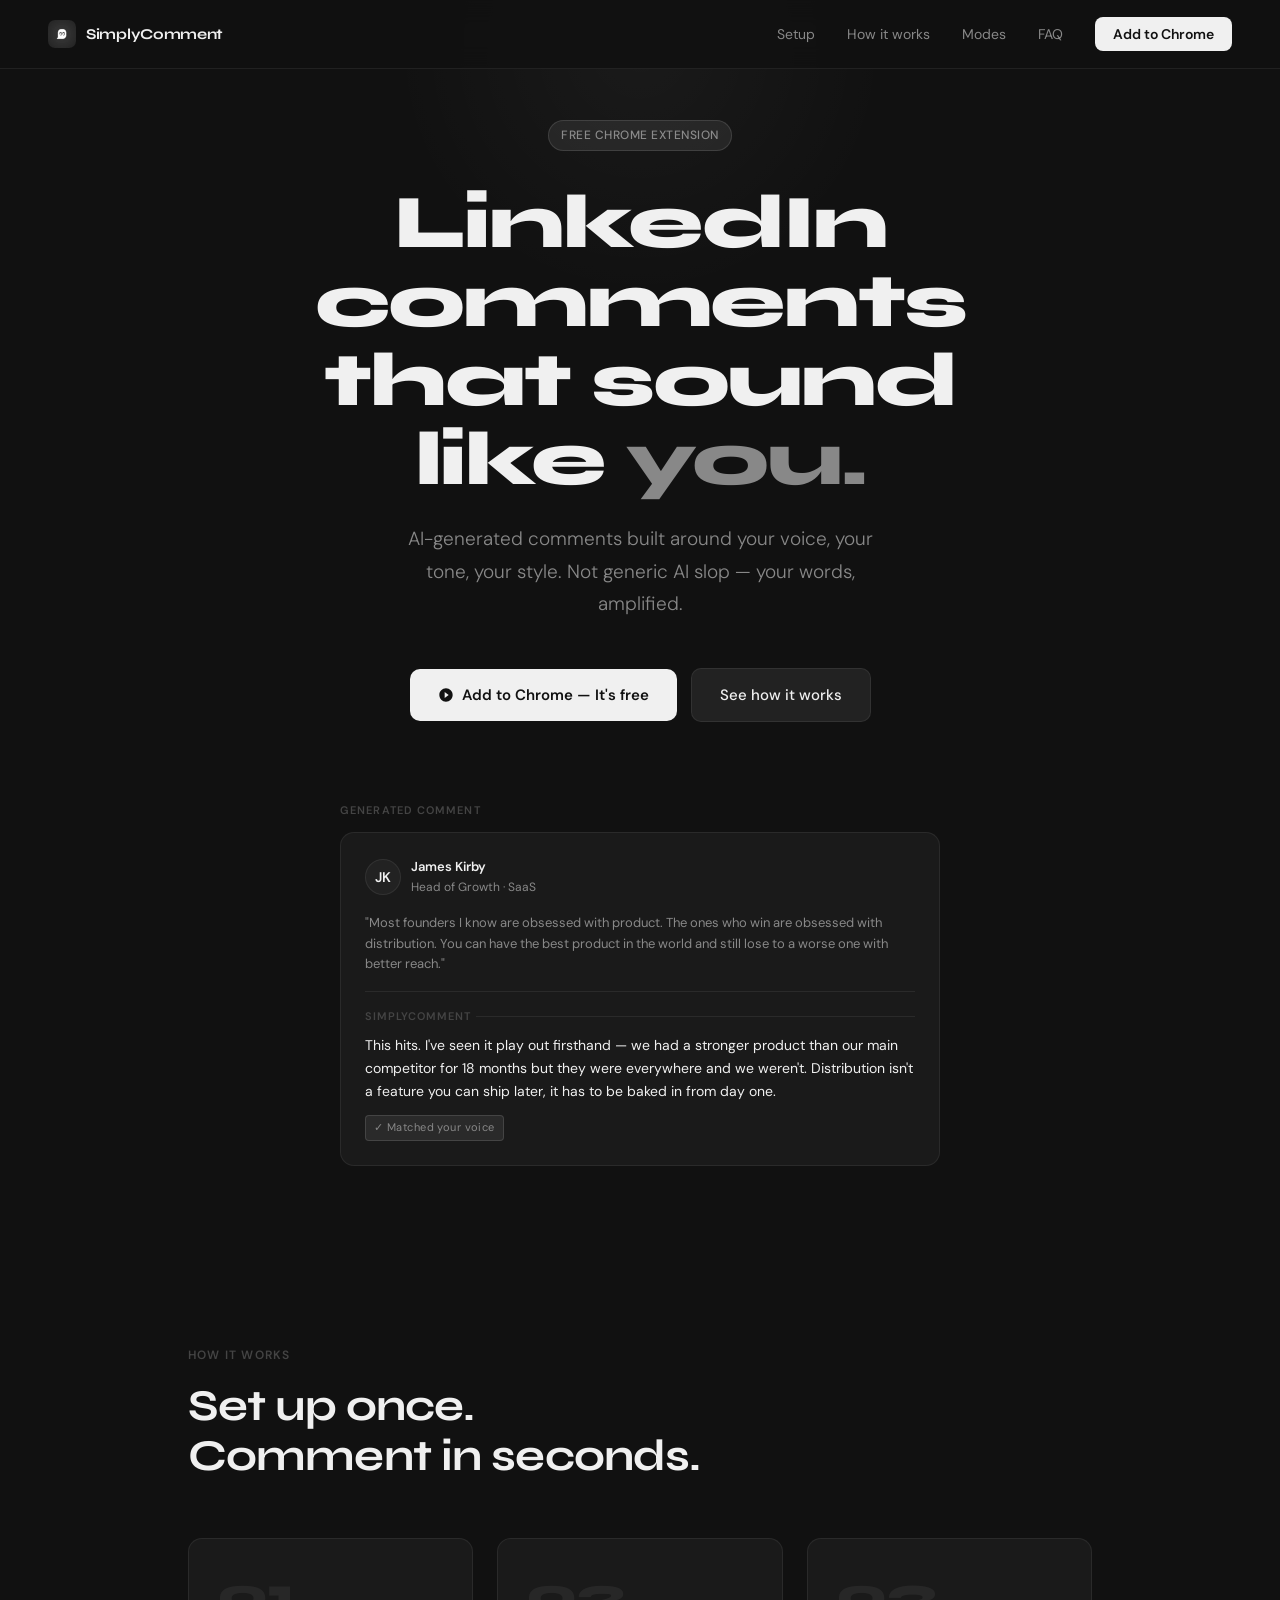
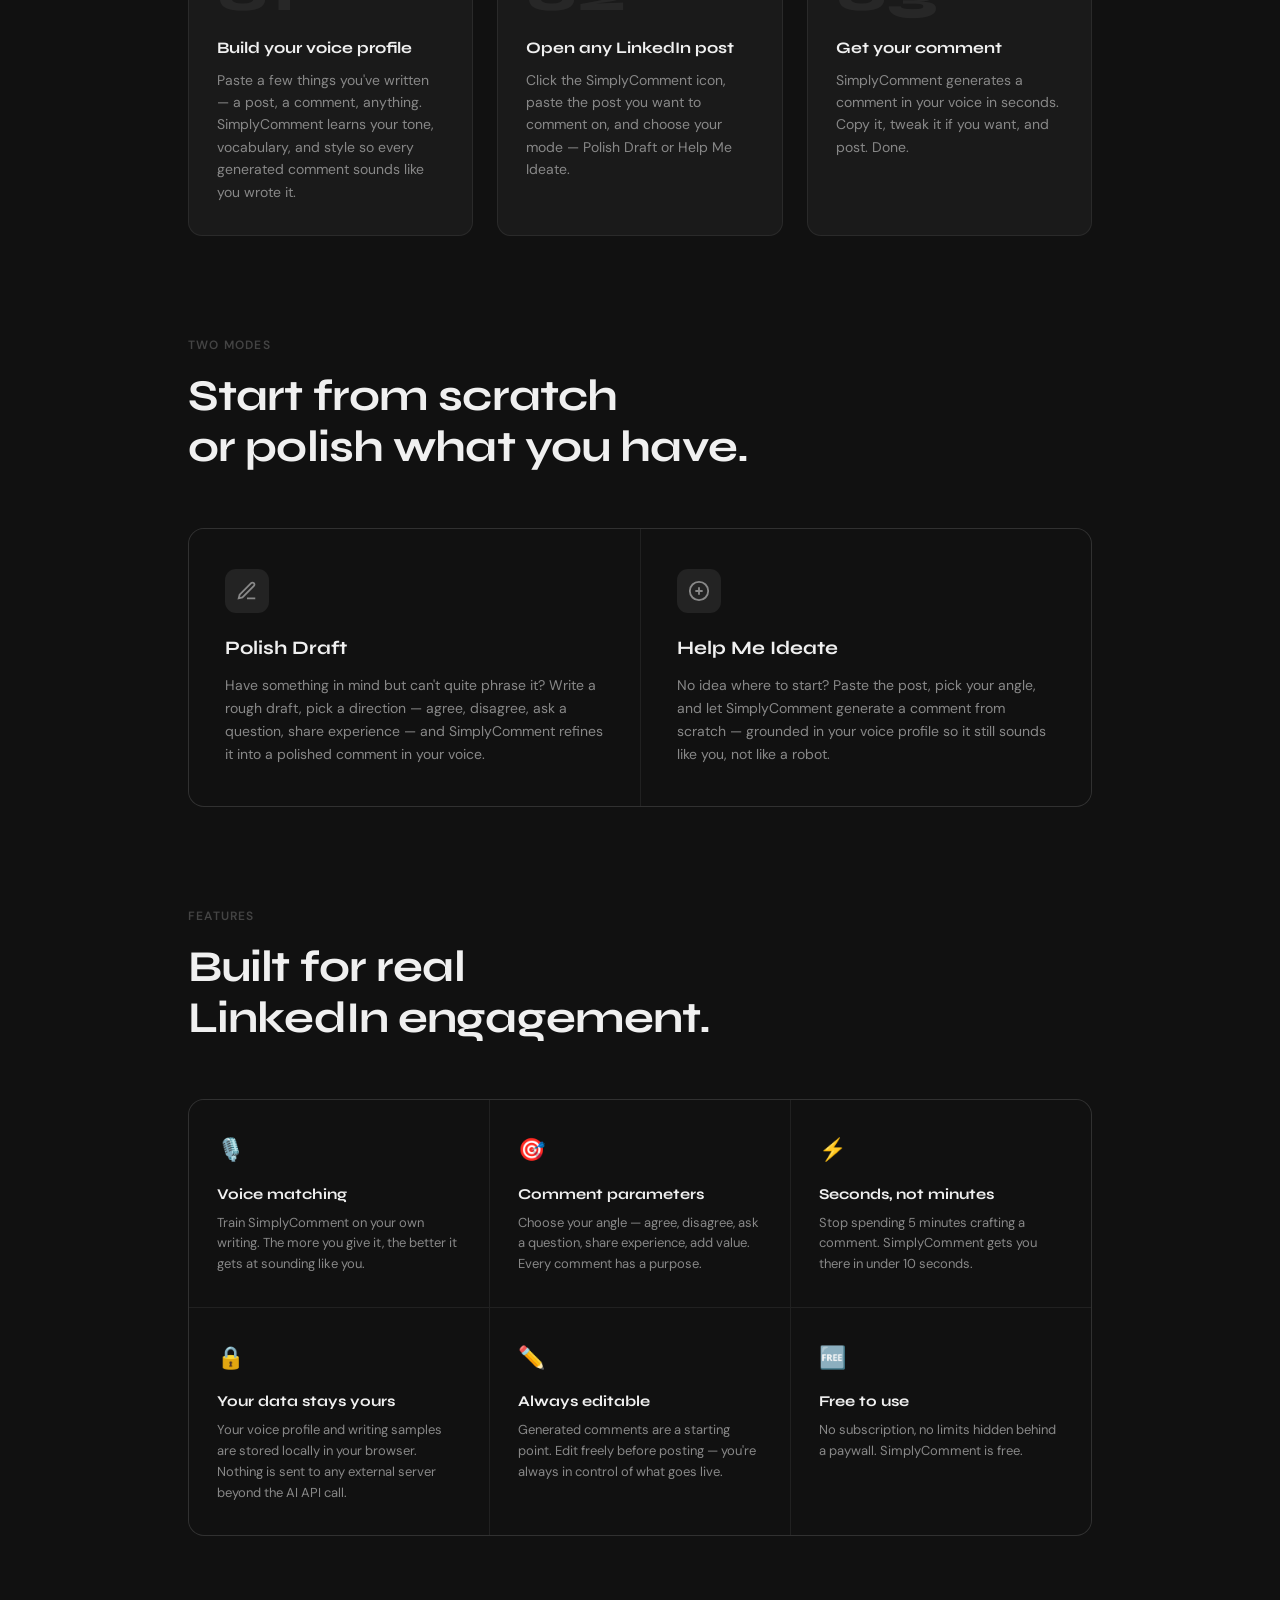
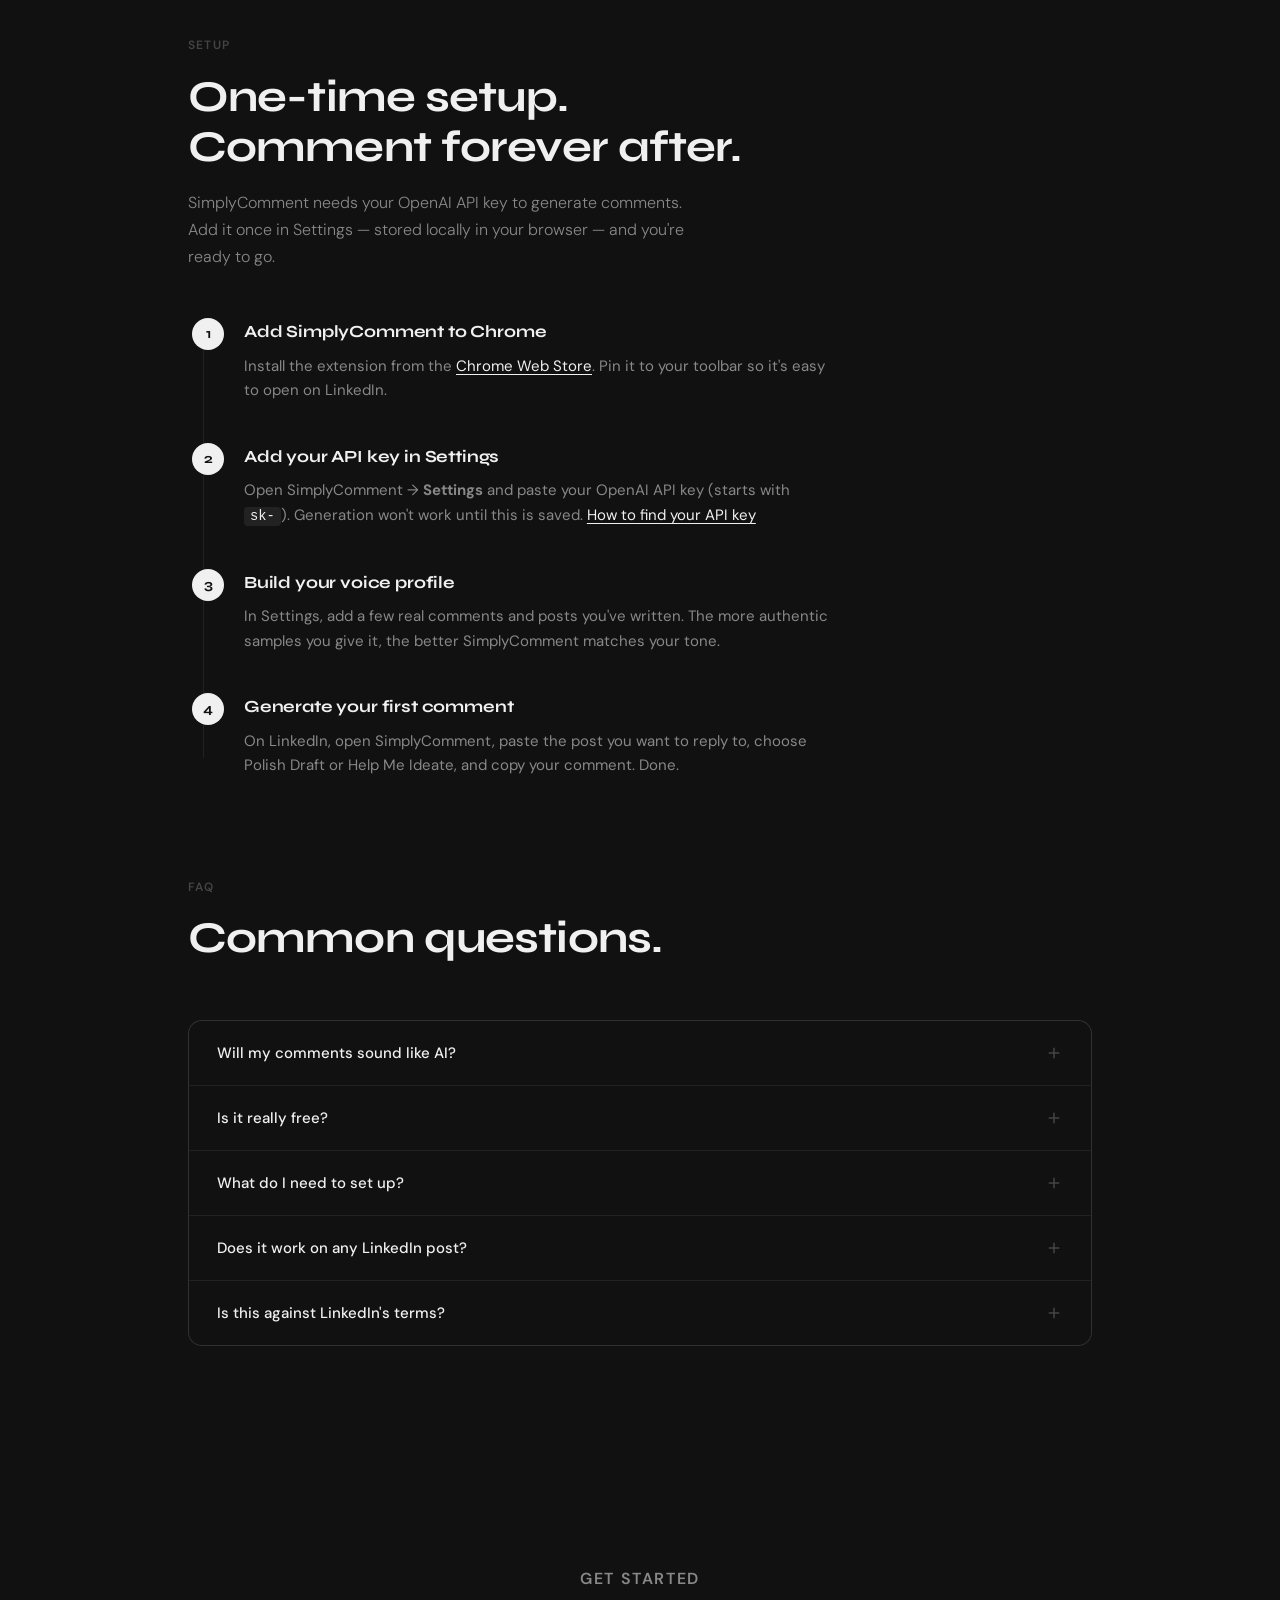
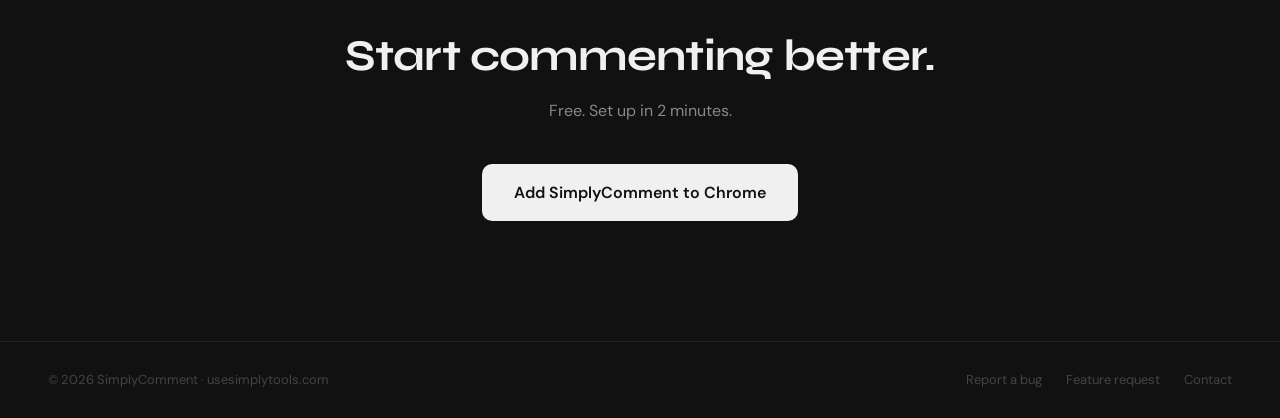
<file: Website/index.html>
<!DOCTYPE html>
<html lang="en">
<head>
  <meta charset="UTF-8"/>
  <meta name="viewport" content="width=device-width, initial-scale=1.0"/>
  <title>SimplyComment</title>
  <meta name="description" content="Generate personalised LinkedIn comments that match your tone and voice. Polish drafts or ideate from scratch. Free Chrome extension."/>
  <meta property="og:title" content="SimplyComment — AI LinkedIn Comments That Sound Like You"/>
  <meta property="og:description" content="Generate LinkedIn comments that match your tone. Built around your voice profile."/>
  <meta property="og:type" content="website"/>
  <link rel="icon" type="image/png" sizes="16x16" href="favicon.png"/>
  <link rel="apple-touch-icon" href="apple-touch-icon.png"/>
  <link rel="preconnect" href="https://fonts.googleapis.com"/>
  <link rel="preconnect" href="https://fonts.gstatic.com" crossorigin/>
  <link href="https://fonts.googleapis.com/css2?family=Syne:wght@400;500;600;700;800&family=DM+Sans:ital,wght@0,300;0,400;0,500;1,300&display=swap" rel="stylesheet"/>
  <style>
    *, *::before, *::after { box-sizing: border-box; margin: 0; padding: 0; }

    :root {
      --bg: #111111;
      --bg2: #1a1a1a;
      --bg3: #222222;
      --accent: #f0f0f0;
      --accent-dim: rgba(240,240,240,0.08);
      --accent-border: rgba(240,240,240,0.12);
      --text: #f0f0f0;
      --text2: #888;
      --text3: #444;
      --border: rgba(255,255,255,0.07);
    }

    html { scroll-behavior: smooth; }

    body {
      font-family: 'DM Sans', sans-serif;
      background: var(--bg);
      color: var(--text);
      line-height: 1.6;
      overflow-x: hidden;
    }

    /* ── Nav ── */
    nav {
      position: fixed;
      top: 0; left: 0; right: 0;
      z-index: 100;
      padding: 20px 48px;
      display: flex;
      align-items: center;
      justify-content: space-between;
      background: rgba(17,17,17,0.9);
      backdrop-filter: blur(12px);
      border-bottom: 1px solid var(--border);
    }

    .nav-logo {
      display: flex;
      align-items: center;
      gap: 10px;
      text-decoration: none;
      color: var(--text);
    }

    .nav-logomark {
      width: 28px;
      height: 28px;
      border-radius: 7px;
      overflow: hidden;
      flex-shrink: 0;
      background: var(--bg3);
    }

    .nav-logomark img {
      width: 100%;
      height: 100%;
      object-fit: cover;
    }

    .nav-name {
      font-family: 'Syne', sans-serif;
      font-weight: 700;
      font-size: 15px;
      letter-spacing: -0.02em;
    }

    .nav-links {
      display: flex;
      align-items: center;
      gap: 32px;
      list-style: none;
    }

    .nav-links a {
      color: var(--text2);
      text-decoration: none;
      font-size: 14px;
      transition: color 0.2s;
    }

    .nav-links a:hover { color: var(--text); }

    .nav-cta {
      background: var(--text) !important;
      color: #111 !important;
      padding: 8px 18px;
      border-radius: 8px;
      font-weight: 600 !important;
      transition: opacity 0.2s !important;
    }

    .nav-cta:hover { opacity: 0.85 !important; }

    /* ── Hero ── */
    .hero {
      min-height: 100vh;
      display: flex;
      flex-direction: column;
      align-items: center;
      justify-content: center;
      text-align: center;
      padding: 120px 40px 80px;
      position: relative;
      overflow: hidden;
    }

    .hero::before {
      content: '';
      position: absolute;
      top: -200px; left: 50%;
      transform: translateX(-50%);
      width: 500px; height: 500px;
      background: radial-gradient(circle, rgba(255,255,255,0.04) 0%, transparent 70%);
      pointer-events: none;
    }

    .hero-badge {
      display: inline-flex;
      align-items: center;
      gap: 6px;
      background: var(--accent-dim);
      border: 1px solid var(--accent-border);
      color: var(--text2);
      font-size: 12px;
      font-weight: 500;
      padding: 5px 12px;
      border-radius: 20px;
      margin-bottom: 32px;
      letter-spacing: 0.04em;
      text-transform: uppercase;
      text-decoration: none;
      transition: color 0.2s, border-color 0.2s;
    }

    .hero-badge:hover {
      color: var(--text);
      border-color: rgba(255, 255, 255, 0.2);
    }

    h1 {
      font-family: 'Syne', sans-serif;
      font-size: clamp(40px, 6.5vw, 76px);
      font-weight: 800;
      line-height: 1.04;
      letter-spacing: -0.03em;
      margin-bottom: 24px;
      max-width: 820px;
    }

    h1 em {
      font-style: normal;
      color: var(--text2);
    }

    .hero-sub {
      font-size: clamp(16px, 2vw, 19px);
      color: var(--text2);
      max-width: 480px;
      margin-bottom: 48px;
      font-weight: 300;
      line-height: 1.7;
    }

    .hero-actions {
      display: flex;
      align-items: center;
      gap: 14px;
      flex-wrap: wrap;
      justify-content: center;
      margin-bottom: 80px;
    }

    .btn-primary {
      display: inline-flex;
      align-items: center;
      gap: 8px;
      background: var(--text);
      color: #111;
      padding: 14px 28px;
      border-radius: 10px;
      text-decoration: none;
      font-weight: 600;
      font-size: 15px;
      transition: opacity 0.2s, transform 0.1s;
    }

    .btn-primary:hover { opacity: 0.9; transform: translateY(-1px); }

    .btn-secondary {
      display: inline-flex;
      align-items: center;
      gap: 8px;
      background: var(--bg3);
      color: var(--text);
      padding: 14px 28px;
      border-radius: 10px;
      text-decoration: none;
      font-weight: 500;
      font-size: 15px;
      border: 1px solid var(--border);
      transition: background 0.2s;
    }

    .btn-secondary:hover { background: #2a2a2a; }

    /* ── Comment demo card ── */
    .demo-wrap {
      width: 100%;
      max-width: 600px;
      display: flex;
      flex-direction: column;
      gap: 12px;
    }

    .demo-label {
      font-size: 11px;
      color: var(--text3);
      text-transform: uppercase;
      letter-spacing: 0.1em;
      text-align: left;
      font-weight: 600;
    }

    .demo-card {
      background: var(--bg2);
      border: 1px solid var(--border);
      border-radius: 14px;
      padding: 24px;
      text-align: left;
    }

    .demo-card-header {
      display: flex;
      align-items: center;
      gap: 10px;
      margin-bottom: 16px;
    }

    .demo-avatar {
      width: 36px;
      height: 36px;
      border-radius: 50%;
      background: var(--bg3);
      border: 1px solid var(--border);
      flex-shrink: 0;
      display: flex;
      align-items: center;
      justify-content: center;
      font-size: 14px;
      font-weight: 600;
    }

    .demo-meta { flex: 1; }
    .demo-name { font-size: 13px; font-weight: 600; }
    .demo-role { font-size: 12px; color: var(--text2); }

    .demo-post {
      font-size: 13px;
      color: var(--text2);
      line-height: 1.6;
      padding-bottom: 16px;
      border-bottom: 1px solid var(--border);
      margin-bottom: 16px;
    }

    .demo-comment-label {
      font-size: 11px;
      color: var(--text3);
      text-transform: uppercase;
      letter-spacing: 0.08em;
      font-weight: 600;
      margin-bottom: 8px;
      display: flex;
      align-items: center;
      gap: 6px;
    }

    .demo-comment-label::after {
      content: '';
      flex: 1;
      height: 1px;
      background: var(--border);
    }

    .demo-comment {
      font-size: 14px;
      color: var(--text);
      line-height: 1.65;
    }

    .demo-tag {
      display: inline-block;
      margin-top: 12px;
      font-size: 11px;
      background: var(--accent-dim);
      border: 1px solid var(--accent-border);
      color: var(--text2);
      padding: 3px 8px;
      border-radius: 4px;
      letter-spacing: 0.04em;
    }

    /* ── Section ── */
    .section {
      padding: 100px 48px;
      max-width: 1000px;
      margin: 0 auto;
    }

    .section-label {
      font-size: 12px;
      font-weight: 600;
      color: var(--text3);
      text-transform: uppercase;
      letter-spacing: 0.1em;
      margin-bottom: 16px;
    }

    h2 {
      font-family: 'Syne', sans-serif;
      font-size: clamp(28px, 4vw, 44px);
      font-weight: 700;
      letter-spacing: -0.02em;
      margin-bottom: 56px;
      line-height: 1.15;
    }

    /* ── How it works ── */
    .steps {
      display: grid;
      grid-template-columns: repeat(auto-fit, minmax(220px, 1fr));
      gap: 24px;
    }

    .step {
      background: var(--bg2);
      border: 1px solid var(--border);
      border-radius: 14px;
      padding: 32px 28px;
      transition: border-color 0.2s;
    }

    .step:hover { border-color: var(--accent-border); }

    .step-num {
      font-family: 'Syne', sans-serif;
      font-size: 48px;
      font-weight: 800;
      color: rgba(255,255,255,0.06);
      line-height: 1;
      margin-bottom: 16px;
    }

    .step h3 {
      font-family: 'Syne', sans-serif;
      font-size: 16px;
      font-weight: 700;
      margin-bottom: 8px;
    }

    .step p { font-size: 14px; color: var(--text2); line-height: 1.6; }

    /* ── Setup ── */
    .setup-intro {
      font-size: 16px;
      color: var(--text2);
      max-width: 520px;
      line-height: 1.7;
      margin: -40px 0 48px;
      font-weight: 300;
    }

    .setup-timeline {
      list-style: none;
      margin: 0;
      padding: 0 0 0 4px;
      position: relative;
      max-width: 640px;
    }

    .setup-timeline::before {
      content: '';
      position: absolute;
      left: 15px;
      top: 20px;
      bottom: 20px;
      width: 1px;
      background: var(--border);
    }

    .setup-step {
      position: relative;
      padding: 0 0 40px 52px;
    }

    .setup-step:last-child { padding-bottom: 0; }

    .setup-step-num {
      position: absolute;
      left: 0;
      top: 0;
      width: 32px;
      height: 32px;
      border-radius: 50%;
      background: var(--text);
      color: #111;
      font-family: 'Syne', sans-serif;
      font-size: 14px;
      font-weight: 700;
      display: flex;
      align-items: center;
      justify-content: center;
      z-index: 1;
    }

    .setup-step h3 {
      font-family: 'Syne', sans-serif;
      font-size: 17px;
      font-weight: 700;
      margin-bottom: 8px;
      letter-spacing: -0.01em;
    }

    .setup-step p {
      font-size: 15px;
      color: var(--text2);
      line-height: 1.65;
    }

    .setup-step a {
      color: var(--text);
      text-decoration: underline;
      text-underline-offset: 3px;
    }

    .setup-step a:hover { color: var(--text2); }

    .setup-step code {
      font-family: ui-monospace, 'Cascadia Code', 'Segoe UI Mono', monospace;
      font-size: 0.92em;
      color: var(--text);
      background: var(--bg3);
      padding: 2px 6px;
      border-radius: 4px;
    }

    /* ── Two modes ── */
    .modes {
      display: grid;
      grid-template-columns: 1fr 1fr;
      gap: 1px;
      background: var(--border);
      border: 1px solid var(--border);
      border-radius: 16px;
      overflow: hidden;
    }

    .mode {
      background: var(--bg);
      padding: 40px 36px;
      transition: background 0.2s;
    }

    .mode:hover { background: var(--bg2); }

    .mode-icon {
      width: 44px;
      height: 44px;
      background: var(--accent-dim);
      border-radius: 11px;
      display: flex;
      align-items: center;
      justify-content: center;
      margin-bottom: 20px;
    }

    .mode-icon svg { width: 22px; height: 22px; color: var(--text2); }

    .mode h3 {
      font-family: 'Syne', sans-serif;
      font-size: 19px;
      font-weight: 700;
      margin-bottom: 10px;
    }

    .mode p { font-size: 14px; color: var(--text2); line-height: 1.65; }

    /* ── Features ── */
    .features {
      display: grid;
      grid-template-columns: repeat(auto-fit, minmax(280px, 1fr));
      gap: 1px;
      background: var(--border);
      border: 1px solid var(--border);
      border-radius: 16px;
      overflow: hidden;
    }

    .feature {
      background: var(--bg);
      padding: 32px 28px;
      transition: background 0.2s;
    }

    .feature:hover { background: var(--bg2); }

    .feature-icon {
      font-size: 22px;
      margin-bottom: 14px;
    }

    .feature h3 {
      font-family: 'Syne', sans-serif;
      font-size: 15px;
      font-weight: 700;
      margin-bottom: 7px;
    }

    .feature p { font-size: 13px; color: var(--text2); line-height: 1.6; }

    /* ── FAQ ── */
    .faq-list {
      display: flex;
      flex-direction: column;
      gap: 1px;
      background: var(--border);
      border: 1px solid var(--border);
      border-radius: 14px;
      overflow: hidden;
    }

    .faq-item { background: var(--bg); }

    .faq-q {
      width: 100%;
      text-align: left;
      background: none;
      border: none;
      color: var(--text);
      padding: 22px 28px;
      font-size: 15px;
      font-weight: 500;
      cursor: pointer;
      display: flex;
      justify-content: space-between;
      align-items: center;
      gap: 16px;
      font-family: 'DM Sans', sans-serif;
      transition: background 0.15s;
    }

    .faq-q:hover { background: var(--bg2); }

    .faq-icon {
      width: 18px; height: 18px;
      flex-shrink: 0;
      color: var(--text3);
      transition: transform 0.2s;
    }

    .faq-item.open .faq-icon { transform: rotate(45deg); }

    .faq-a {
      display: none;
      padding: 0 28px 22px;
      font-size: 14px;
      color: var(--text2);
      line-height: 1.7;
    }

    .faq-item.open .faq-a { display: block; }

    /* ── Footer CTA ── */
    .footer-cta {
      padding: 120px 48px;
      text-align: center;
    }

    .footer-cta h2 { margin-bottom: 16px; }
    .footer-cta p { color: var(--text2); margin-bottom: 40px; font-size: 16px; }

    /* ── Footer ── */
    footer {
      border-top: 1px solid var(--border);
      padding: 28px 48px;
      display: flex;
      align-items: center;
      justify-content: space-between;
      gap: 16px;
      flex-wrap: wrap;
    }

    .footer-left { font-size: 13px; color: var(--text3); }
    .footer-left a { color: var(--text3); text-decoration: none; }

    .footer-links { display: flex; gap: 24px; }
    .footer-links a {
      font-size: 13px;
      color: var(--text3);
      text-decoration: none;
      transition: color 0.2s;
    }
    .footer-links a:hover { color: var(--text2); }

    /* ── Responsive ── */
    @media (max-width: 640px) {
      nav { padding: 16px 20px; }
      .nav-links { display: none; }
      .hero { padding: 100px 20px 60px; }
      .section { padding: 60px 20px; }
      .footer-cta { padding: 60px 20px; }
      footer { padding: 24px 20px; flex-direction: column; align-items: flex-start; }
      .modes { grid-template-columns: 1fr; }
    }
  </style>
</head>
<body>

  <!-- Nav -->
  <nav>
    <a href="/" class="nav-logo">
      <div class="nav-logomark">
        <img src="logo.png" alt="SimplyComment"/>
      </div>
      <span class="nav-name">SimplyComment</span>
    </a>
    <ul class="nav-links">
      <li><a href="#setup">Setup</a></li>
      <li><a href="#how-it-works">How it works</a></li>
      <li><a href="#modes">Modes</a></li>
      <li><a href="#faq">FAQ</a></li>
      <li><a href="https://chromewebstore.google.com/detail/simplycomment/elojcifdknhfknoifhdmhjhgbiejdcjo" target="_blank" class="nav-cta">Add to Chrome</a></li>
    </ul>
  </nav>

  <!-- Hero -->
  <section class="hero">
    <a href="https://chromewebstore.google.com/detail/simplycomment/elojcifdknhfknoifhdmhjhgbiejdcjo" target="_blank" rel="noopener noreferrer" class="hero-badge">Free Chrome Extension</a>
    <h1>LinkedIn comments<br/>that sound like <em>you.</em></h1>
    <p class="hero-sub">AI-generated comments built around your voice, your tone, your style. Not generic AI slop — your words, amplified.</p>
    <div class="hero-actions">
      <a href="https://chromewebstore.google.com/detail/simplycomment/elojcifdknhfknoifhdmhjhgbiejdcjo" target="_blank" class="btn-primary">
        <svg width="16" height="16" viewBox="0 0 24 24" fill="currentColor"><path d="M12 2C6.48 2 2 6.48 2 12s4.48 10 10 10 10-4.48 10-10S17.52 2 12 2zm-2 14.5v-9l6 4.5-6 4.5z"/></svg>
        Add to Chrome — It's free
      </a>
      <a href="#how-it-works" class="btn-secondary">
        See how it works
      </a>
    </div>

    <!-- Demo card -->
    <div class="demo-wrap">
      <p class="demo-label">Generated comment</p>
      <div class="demo-card">
        <div class="demo-card-header">
          <div class="demo-avatar">JK</div>
          <div class="demo-meta">
            <div class="demo-name">James Kirby</div>
            <div class="demo-role">Head of Growth · SaaS</div>
          </div>
        </div>
        <p class="demo-post">"Most founders I know are obsessed with product. The ones who win are obsessed with distribution. You can have the best product in the world and still lose to a worse one with better reach."</p>
        <div class="demo-comment-label">SimplyComment</div>
        <p class="demo-comment">This hits. I've seen it play out firsthand — we had a stronger product than our main competitor for 18 months but they were everywhere and we weren't. Distribution isn't a feature you can ship later, it has to be baked in from day one.</p>
        <span class="demo-tag">✓ Matched your voice</span>
      </div>
    </div>
  </section>

  <!-- How it works -->
  <section class="section" id="how-it-works">
    <p class="section-label">How it works</p>
    <h2>Set up once.<br/>Comment in seconds.</h2>
    <div class="steps">
      <div class="step">
        <div class="step-num">01</div>
        <h3>Build your voice profile</h3>
        <p>Paste a few things you've written — a post, a comment, anything. SimplyComment learns your tone, vocabulary, and style so every generated comment sounds like you wrote it.</p>
      </div>
      <div class="step">
        <div class="step-num">02</div>
        <h3>Open any LinkedIn post</h3>
        <p>Click the SimplyComment icon, paste the post you want to comment on, and choose your mode — Polish Draft or Help Me Ideate.</p>
      </div>
      <div class="step">
        <div class="step-num">03</div>
        <h3>Get your comment</h3>
        <p>SimplyComment generates a comment in your voice in seconds. Copy it, tweak it if you want, and post. Done.</p>
      </div>
    </div>
  </section>

  <!-- Two modes -->
  <section class="section" style="padding-top:0;" id="modes">
    <p class="section-label">Two modes</p>
    <h2>Start from scratch<br/>or polish what you have.</h2>
    <div class="modes">
      <div class="mode">
        <div class="mode-icon">
          <svg viewBox="0 0 24 24" fill="none" stroke="currentColor" stroke-width="2">
            <path d="M12 20h9"/><path d="M16.5 3.5a2.121 2.121 0 0 1 3 3L7 19l-4 1 1-4L16.5 3.5z"/>
          </svg>
        </div>
        <h3>Polish Draft</h3>
        <p>Have something in mind but can't quite phrase it? Write a rough draft, pick a direction — agree, disagree, ask a question, share experience — and SimplyComment refines it into a polished comment in your voice.</p>
      </div>
      <div class="mode">
        <div class="mode-icon">
          <svg viewBox="0 0 24 24" fill="none" stroke="currentColor" stroke-width="2">
            <circle cx="12" cy="12" r="10"/><line x1="12" y1="8" x2="12" y2="16"/><line x1="8" y1="12" x2="16" y2="12"/>
          </svg>
        </div>
        <h3>Help Me Ideate</h3>
        <p>No idea where to start? Paste the post, pick your angle, and let SimplyComment generate a comment from scratch — grounded in your voice profile so it still sounds like you, not like a robot.</p>
      </div>
    </div>
  </section>

  <!-- Features -->
  <section class="section" style="padding-top:0;">
    <p class="section-label">Features</p>
    <h2>Built for real<br/>LinkedIn engagement.</h2>
    <div class="features">
      <div class="feature">
        <div class="feature-icon">🎙️</div>
        <h3>Voice matching</h3>
        <p>Train SimplyComment on your own writing. The more you give it, the better it gets at sounding like you.</p>
      </div>
      <div class="feature">
        <div class="feature-icon">🎯</div>
        <h3>Comment parameters</h3>
        <p>Choose your angle — agree, disagree, ask a question, share experience, add value. Every comment has a purpose.</p>
      </div>
      <div class="feature">
        <div class="feature-icon">⚡</div>
        <h3>Seconds, not minutes</h3>
        <p>Stop spending 5 minutes crafting a comment. SimplyComment gets you there in under 10 seconds.</p>
      </div>
      <div class="feature">
        <div class="feature-icon">🔒</div>
        <h3>Your data stays yours</h3>
        <p>Your voice profile and writing samples are stored locally in your browser. Nothing is sent to any external server beyond the AI API call.</p>
      </div>
      <div class="feature">
        <div class="feature-icon">✏️</div>
        <h3>Always editable</h3>
        <p>Generated comments are a starting point. Edit freely before posting — you're always in control of what goes live.</p>
      </div>
      <div class="feature">
        <div class="feature-icon">🆓</div>
        <h3>Free to use</h3>
        <p>No subscription, no limits hidden behind a paywall. SimplyComment is free.</p>
      </div>
    </div>
  </section>

  <!-- Setup -->
  <section class="section" style="padding-top:0;" id="setup">
    <p class="section-label">Setup</p>
    <h2>One-time setup.<br/>Comment forever after.</h2>
    <p class="setup-intro">SimplyComment needs your OpenAI API key to generate comments. Add it once in Settings — stored locally in your browser — and you're ready to go.</p>
    <ol class="setup-timeline">
      <li class="setup-step">
        <span class="setup-step-num" aria-hidden="true">1</span>
        <h3>Add SimplyComment to Chrome</h3>
        <p>Install the extension from the <a href="https://chromewebstore.google.com/detail/simplycomment/elojcifdknhfknoifhdmhjhgbiejdcjo" target="_blank" rel="noopener noreferrer">Chrome Web Store</a>. Pin it to your toolbar so it's easy to open on LinkedIn.</p>
      </li>
      <li class="setup-step">
        <span class="setup-step-num" aria-hidden="true">2</span>
        <h3>Add your API key in Settings</h3>
        <p>Open SimplyComment → <strong>Settings</strong> and paste your OpenAI API key (starts with <code>sk-</code>). Generation won't work until this is saved. <a href="https://platform.openai.com/api-keys" target="_blank" rel="noopener noreferrer">How to find your API key</a></p>
      </li>
      <li class="setup-step">
        <span class="setup-step-num" aria-hidden="true">3</span>
        <h3>Build your voice profile</h3>
        <p>In Settings, add a few real comments and posts you've written. The more authentic samples you give it, the better SimplyComment matches your tone.</p>
      </li>
      <li class="setup-step">
        <span class="setup-step-num" aria-hidden="true">4</span>
        <h3>Generate your first comment</h3>
        <p>On LinkedIn, open SimplyComment, paste the post you want to reply to, choose Polish Draft or Help Me Ideate, and copy your comment. Done.</p>
      </li>
    </ol>
  </section>

  <!-- FAQ -->
  <section class="section" style="padding-top:0;" id="faq">
    <p class="section-label">FAQ</p>
    <h2>Common questions.</h2>
    <div class="faq-list">
      <div class="faq-item">
        <button class="faq-q">
          Will my comments sound like AI?
          <svg class="faq-icon" viewBox="0 0 24 24" fill="none" stroke="currentColor" stroke-width="2"><line x1="12" y1="5" x2="12" y2="19"/><line x1="5" y1="12" x2="19" y2="12"/></svg>
        </button>
        <div class="faq-a">That's exactly what we designed against. SimplyComment builds a voice profile from your own writing, so generated comments reflect your vocabulary, sentence structure, and tone. The more writing samples you give it, the more authentic the output. You should still review before posting — but they won't read like generic AI.</div>
      </div>
      <div class="faq-item">
        <button class="faq-q">
          Is it really free?
          <svg class="faq-icon" viewBox="0 0 24 24" fill="none" stroke="currentColor" stroke-width="2"><line x1="12" y1="5" x2="12" y2="19"/><line x1="5" y1="12" x2="19" y2="12"/></svg>
        </button>
        <div class="faq-a">Yes. No subscription, no credit limit, no premium tier. SimplyComment is free.</div>
      </div>
      <div class="faq-item">
        <button class="faq-q">
          What do I need to set up?
          <svg class="faq-icon" viewBox="0 0 24 24" fill="none" stroke="currentColor" stroke-width="2"><line x1="12" y1="5" x2="12" y2="19"/><line x1="5" y1="12" x2="19" y2="12"/></svg>
        </button>
        <div class="faq-a">Install the extension, then go to Settings and fill in your name, industry, and LinkedIn URL. Paste at least one post and one comment you've written — this trains your voice profile. That's it. The whole setup takes about 2 minutes.</div>
      </div>
      <div class="faq-item">
        <button class="faq-q">
          Does it work on any LinkedIn post?
          <svg class="faq-icon" viewBox="0 0 24 24" fill="none" stroke="currentColor" stroke-width="2"><line x1="12" y1="5" x2="12" y2="19"/><line x1="5" y1="12" x2="19" y2="12"/></svg>
        </button>
        <div class="faq-a">Yes. You paste the post text into the SimplyComment popup, so it works on any LinkedIn post regardless of format.</div>
      </div>
      <div class="faq-item">
        <button class="faq-q">
          Is this against LinkedIn's terms?
          <svg class="faq-icon" viewBox="0 0 24 24" fill="none" stroke="currentColor" stroke-width="2"><line x1="12" y1="5" x2="12" y2="19"/><line x1="5" y1="12" x2="19" y2="12"/></svg>
        </button>
        <div class="faq-a">SimplyComment is a writing assistant — it helps you write better comments, just like using Grammarly or any other writing tool. You review and post the comment yourself. It does not automate any LinkedIn actions or interact with LinkedIn's API.</div>
      </div>
    </div>
  </section>

  <!-- Footer CTA -->
  <section class="footer-cta">
    <p class="section-label">Get started</p>
    <h2>Start commenting better.</h2>
    <p>Free. Set up in 2 minutes.</p>
    <a href="https://chromewebstore.google.com/detail/simplycomment/elojcifdknhfknoifhdmhjhgbiejdcjo" target="_blank" class="btn-primary" style="font-size:16px;padding:16px 32px;">
      Add SimplyComment to Chrome
    </a>
  </section>

  <!-- Footer -->
  <footer>
    <div class="footer-left">
      <span>© 2026 SimplyComment · </span>
      <a href="https://usesimplytools.com" target="_blank">usesimplytools.com</a>
    </div>
    <div class="footer-links">
      <a href="https://tally.so/r/lbY7ZV" target="_blank" rel="noopener noreferrer">Report a bug</a>
      <a href="https://tally.so/r/9qREPE" target="_blank" rel="noopener noreferrer">Feature request</a>
      <a href="mailto:hello@usesimplytools.com">Contact</a>
    </div>
  </footer>

  <script>
    document.querySelectorAll('.faq-q').forEach(btn => {
      btn.addEventListener('click', () => {
        const item = btn.parentElement;
        const isOpen = item.classList.contains('open');
        document.querySelectorAll('.faq-item').forEach(i => i.classList.remove('open'));
        if (!isOpen) item.classList.add('open');
      });
    });

    const observer = new IntersectionObserver(entries => {
      entries.forEach(e => {
        if (e.isIntersecting) {
          e.target.style.opacity = '1';
          e.target.style.transform = 'translateY(0)';
        }
      });
    }, { threshold: 0.1 });

    document.querySelectorAll('.step, .feature, .mode, .setup-step').forEach(el => {
      el.style.opacity = '0';
      el.style.transform = 'translateY(20px)';
      el.style.transition = 'opacity 0.5s ease, transform 0.5s ease';
      observer.observe(el);
    });
  </script>
</body>
</html>
</file>
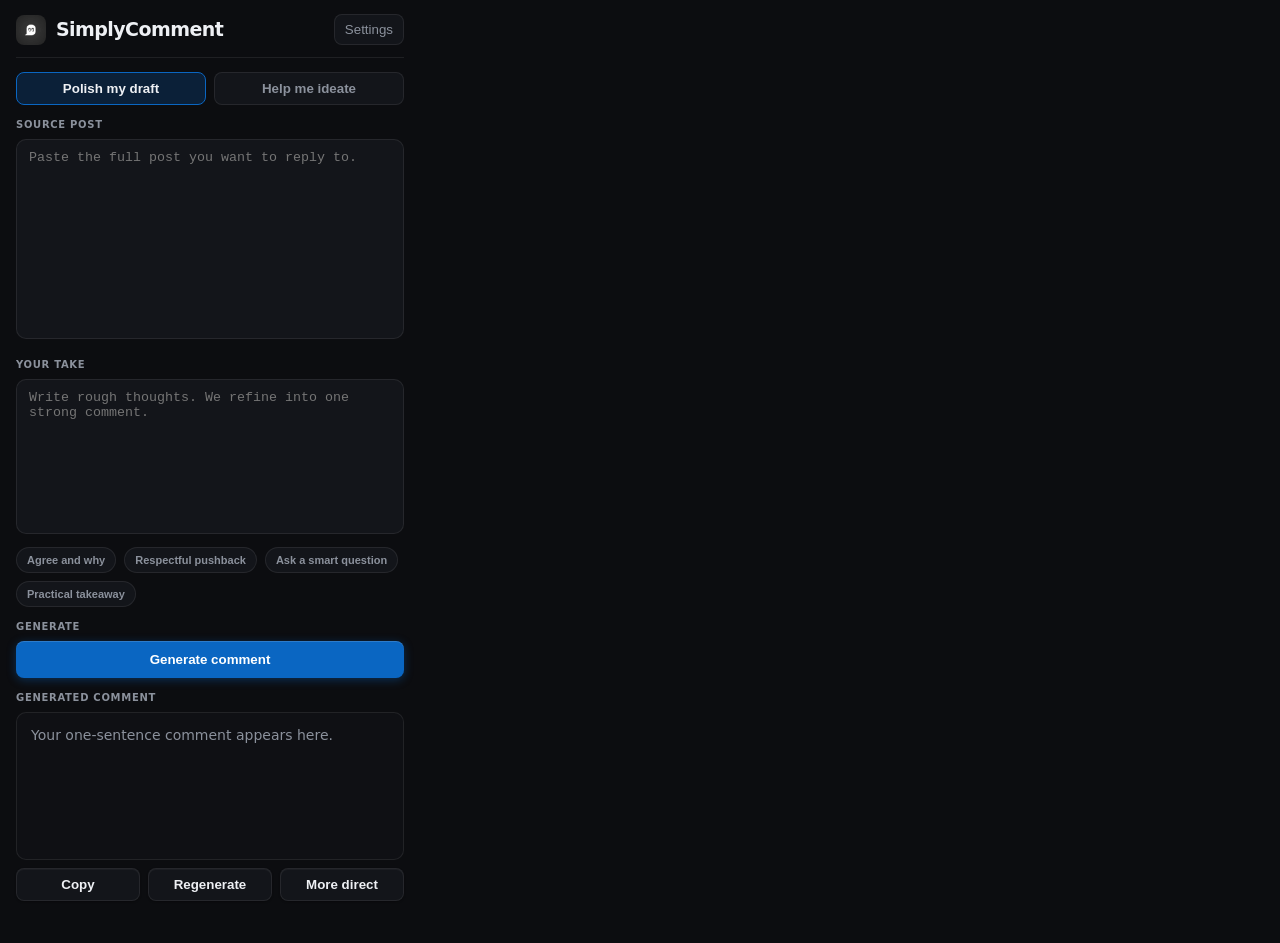
<file: popup.html>
<!DOCTYPE html>
<html lang="en">
<head>
  <meta charset="utf-8" />
  <meta name="viewport" content="width=device-width, initial-scale=1" />
  <title>SimplyComment</title>
  <style>
    *, *::before, *::after { box-sizing: border-box; margin: 0; padding: 0; }
    :root {
      --bg: #0c0d10;
      --surface: #13151a;
      --surface-inset: #0f1014;
      --border-subtle: rgba(255, 255, 255, 0.08);
      --border-hover: #363a46;
      --text: #eef0f4;
      --muted: #8b919c;
      --accent: #0a66c2;
      --accent-hover: #004182;
      --accent-muted: rgba(10, 102, 194, 0.22);
      --shadow-cta: 0 1px 0 rgba(255, 255, 255, 0.14) inset, 0 2px 10px rgba(10, 102, 194, 0.38);
      --shadow-cta-raised: 0 1px 0 rgba(255, 255, 255, 0.2) inset, 0 8px 18px rgba(10, 102, 194, 0.32), 0 2px 0 rgba(0, 0, 0, 0.3);
      --shadow-btn: 0 1px 0 rgba(255, 255, 255, 0.04) inset, 0 1px 2px rgba(0, 0, 0, 0.32);
      --ease: cubic-bezier(0.22, 1, 0.36, 1);
      --success: #5ecf9a;
      --error: #e0706e;
      --radius: 10px;
      --radius-sm: 8px;
    }
    body {
      width: 420px;
      padding: 14px 16px 16px;
      background: var(--bg);
      color: var(--text);
      font: 13px/1.5 system-ui, -apple-system, "Segoe UI", sans-serif;
      -webkit-font-smoothing: antialiased;
      overflow-y: auto;
      scrollbar-width: none;
    }
    body::-webkit-scrollbar { width: 0; height: 0; display: none; }
    .header {
      display: flex;
      justify-content: space-between;
      align-items: center;
      margin-bottom: 14px;
      padding-bottom: 12px;
      border-bottom: 1px solid var(--border-subtle);
    }
    .brand { display: flex; align-items: center; gap: 10px; }
    .brand img { width: 30px; height: 30px; border-radius: 8px; }
    .brand h1 { font-size: 19px; letter-spacing: -0.03em; }
    .settings-btn {
      border: 1px solid var(--border-subtle);
      border-radius: var(--radius-sm);
      background: var(--surface);
      color: var(--muted);
      padding: 7px 10px;
      cursor: pointer;
    }
    .settings-btn:hover { color: var(--text); border-color: var(--border-hover); }
    .mode-switch, .actions-row, .chip-row { display: flex; gap: 8px; }
    .mode-switch { margin-bottom: 12px; }
    .mode-btn, .chip, .secondary {
      border: 1px solid var(--border-subtle);
      border-radius: var(--radius-sm);
      background: var(--surface);
      color: var(--muted);
      padding: 8px 10px;
      font-weight: 600;
      cursor: pointer;
      transition: all .28s var(--ease);
    }
    .mode-btn { flex: 1; }
    .mode-btn--active { color: var(--text); border-color: var(--accent); background: var(--accent-muted); }
    .chip-row { margin-top: 8px; flex-wrap: wrap; }
    .chip { font-size: 11px; padding: 6px 10px; border-radius: 999px; }
    label {
      display: block; margin: 12px 0 7px;
      color: var(--muted); font-size: 10px; font-weight: 700; letter-spacing: .07em; text-transform: uppercase;
    }
    textarea {
      width: 100%; border: 1px solid var(--border-subtle); border-radius: var(--radius);
      background: var(--surface); color: var(--text); padding: 10px 12px; resize: none; outline: none;
    }
    textarea:focus { border-color: var(--accent); box-shadow: 0 0 0 1px var(--accent-muted); }
    #postText {
      height: 200px;
      scrollbar-width: thin;
      scrollbar-color: #2a2d36 transparent;
    }
    #postText::-webkit-scrollbar { width: 7px; }
    #postText::-webkit-scrollbar-track { background: transparent; }
    #postText::-webkit-scrollbar-thumb {
      background: #2a2d36;
      border-radius: 8px;
      border: 1px solid rgba(0, 0, 0, 0.2);
    }
    #postText::-webkit-scrollbar-thumb:hover { background: #353946; }
    #gist { min-height: 155px; }
    #outputCard {
      min-height: 148px; border: 1px solid var(--border-subtle); border-radius: var(--radius);
      background: var(--surface-inset); padding: 12px 14px; font-size: 14px; line-height: 1.55; white-space: pre-wrap;
    }
    #outputCard.empty { color: var(--muted); }
    .primary {
      width: 100%; border: none; border-radius: var(--radius-sm);
      background: var(--accent); color: #fff; font-weight: 700; padding: 11px 14px; cursor: pointer;
      box-shadow: var(--shadow-cta); transform: translateY(0); transition: all .32s var(--ease);
    }
    .primary:hover { background: var(--accent-hover); transform: translateY(-2px); box-shadow: var(--shadow-cta-raised); }
    .actions-row { margin-top: 8px; }
    .secondary { flex: 1; color: var(--text); box-shadow: var(--shadow-btn); transform: translateY(0); }
    .secondary:hover { border-color: var(--border-hover); transform: translateY(-2px); }
    .status { min-height: 18px; margin-top: 8px; text-align: center; font-size: 12px; }
    .status.success { color: var(--success); }
    .status.error { color: var(--error); }
    .hide { display: none; }
  </style>
</head>
<body>
  <div class="header">
    <div class="brand">
      <img src="icon48.png" alt="" />
      <h1>SimplyComment</h1>
    </div>
    <button class="settings-btn" id="openSettings">Settings</button>
  </div>

  <div class="mode-switch">
    <button class="mode-btn mode-btn--active" data-mode="polish">Polish my draft</button>
    <button class="mode-btn" data-mode="ideate">Help me ideate</button>
  </div>

  <label for="postText">Source post</label>
  <textarea id="postText" placeholder="Paste the full post you want to reply to."></textarea>

  <div id="angleWrap">
    <label for="gist">Your take</label>
    <textarea id="gist" placeholder="Write rough thoughts. We refine into one strong comment."></textarea>
    <div class="chip-row">
      <button class="chip" data-chip="I agree, because">Agree and why</button>
      <button class="chip" data-chip="I respectfully disagree, because">Respectful pushback</button>
      <button class="chip" data-chip="Curious what you think about">Ask a smart question</button>
      <button class="chip" data-chip="One practical takeaway is">Practical takeaway</button>
    </div>
  </div>

  <label>Generate</label>
  <button class="primary" id="generate">Generate comment</button>

  <label>Generated comment</label>
  <div id="outputCard" class="empty">Your one-sentence comment appears here.</div>
  <div class="actions-row">
    <button class="secondary" id="copyOutput">Copy</button>
    <button class="secondary" id="regenerate">Regenerate</button>
    <button class="secondary" id="moreDirect">More direct</button>
  </div>
  <div id="status" class="status"></div>

  <script src="popup.js"></script>
</body>
</html>
</file>
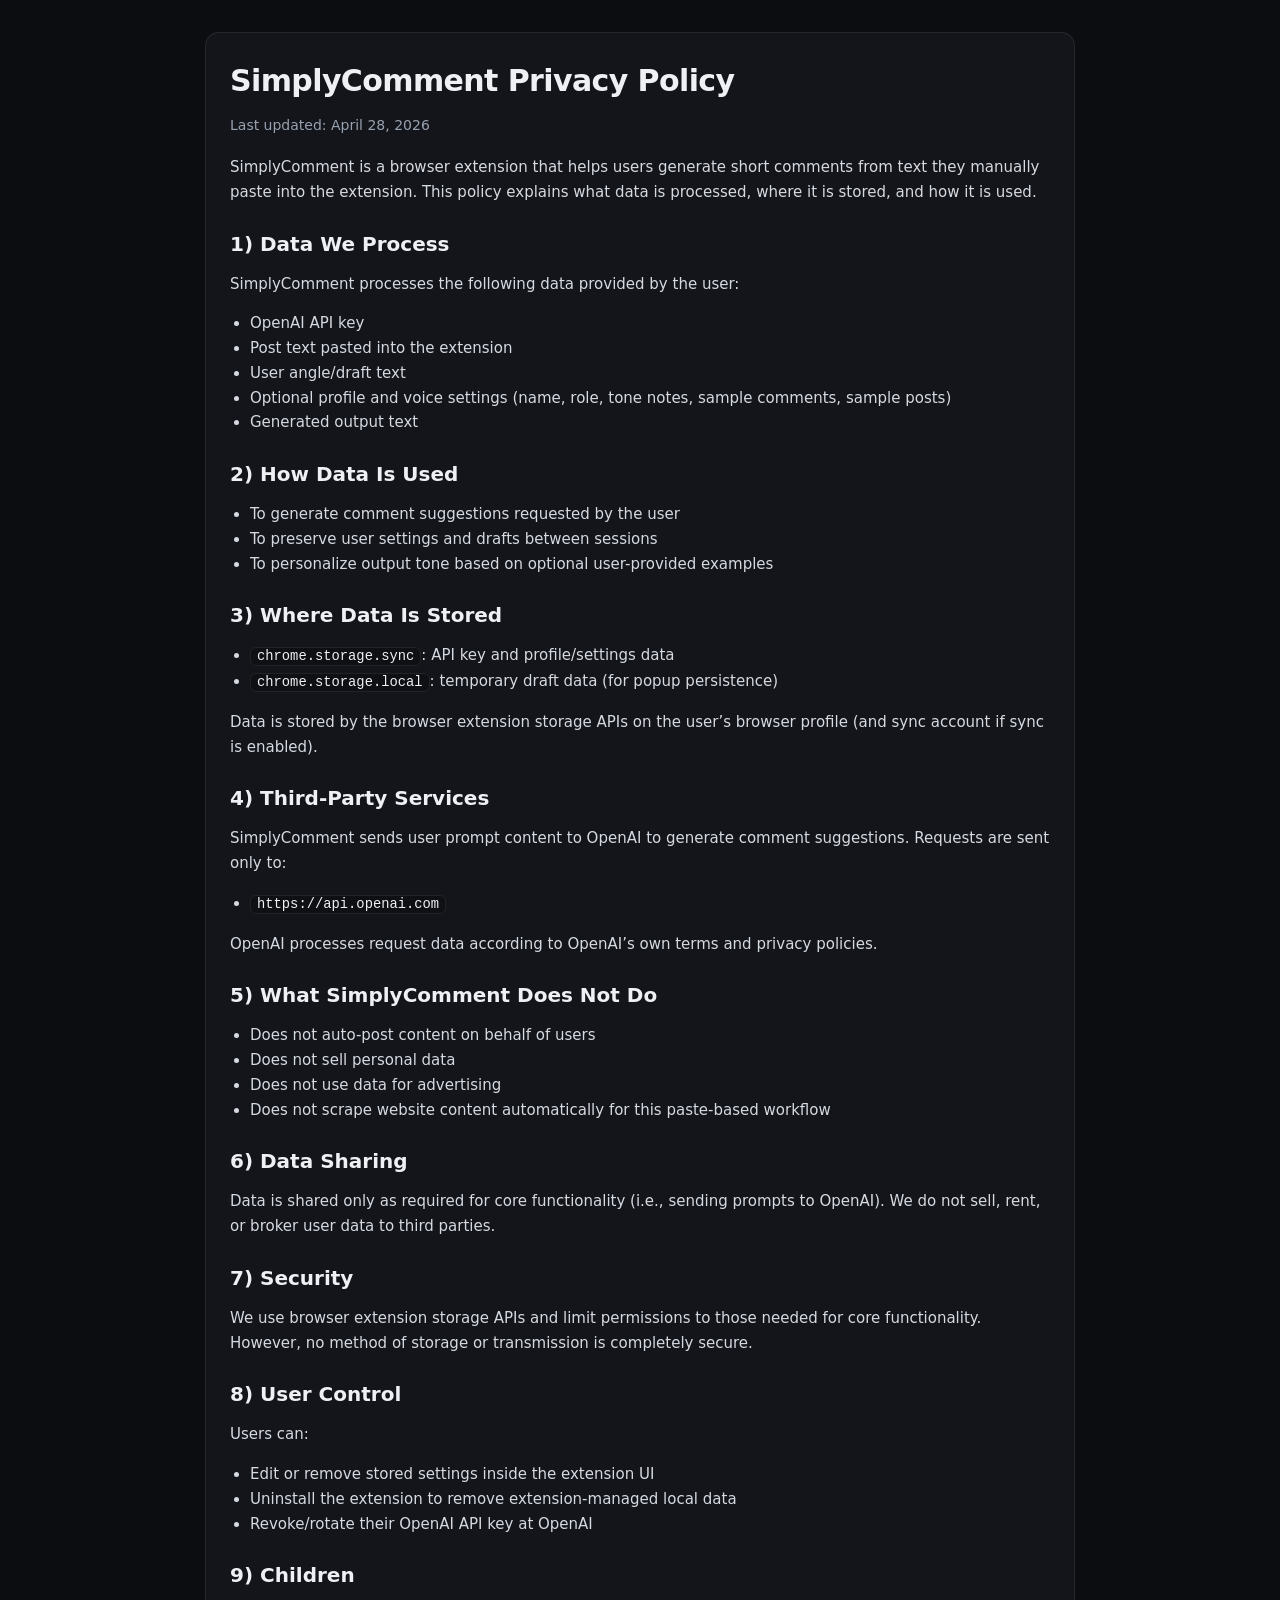
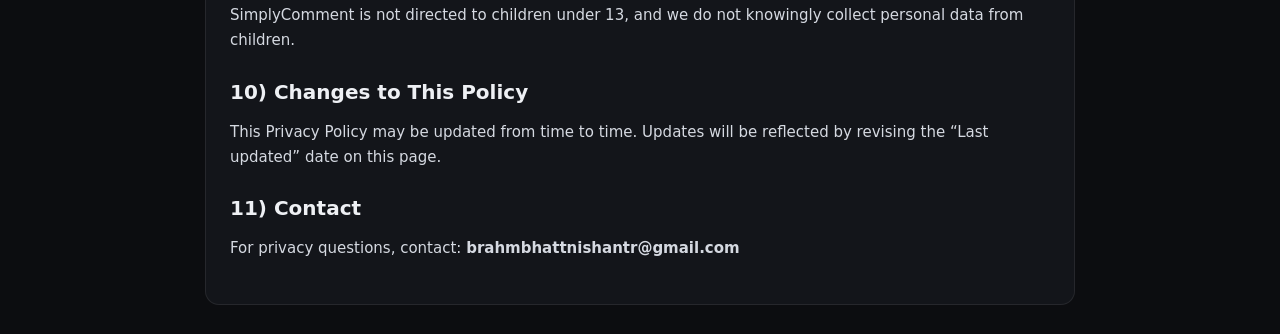
<file: privacy-policy.html>
<!doctype html>
<html lang="en">
<head>
  <meta charset="utf-8" />
  <meta name="viewport" content="width=device-width, initial-scale=1" />
  <title>SimplyComment Privacy Policy</title>
  <style>
    body {
      margin: 0;
      padding: 32px 18px;
      background: #0c0d10;
      color: #eef0f4;
      font: 15px/1.65 system-ui, -apple-system, "Segoe UI", sans-serif;
    }
    main {
      max-width: 820px;
      margin: 0 auto;
      background: #13151a;
      border: 1px solid rgba(255, 255, 255, 0.08);
      border-radius: 14px;
      padding: 28px 24px;
    }
    h1, h2 { line-height: 1.3; margin: 0 0 12px; }
    h1 { font-size: 30px; letter-spacing: -0.02em; }
    h2 { font-size: 20px; margin-top: 26px; }
    p, li { color: #d5d9e1; }
    ul { padding-left: 20px; }
    a { color: #6caeec; }
    .meta { color: #98a1af; font-size: 14px; margin-bottom: 18px; }
    code {
      background: #0f1014;
      border: 1px solid rgba(255, 255, 255, 0.08);
      border-radius: 6px;
      padding: 1px 6px;
      color: #eef0f4;
      font-family: ui-monospace, SFMono-Regular, Menlo, Consolas, monospace;
      font-size: 0.92em;
    }
  </style>
</head>
<body>
  <main>
    <h1>SimplyComment Privacy Policy</h1>
    <p class="meta">Last updated: April 28, 2026</p>

    <p>
      SimplyComment is a browser extension that helps users generate short comments from text they manually paste into the extension.
      This policy explains what data is processed, where it is stored, and how it is used.
    </p>

    <h2>1) Data We Process</h2>
    <p>SimplyComment processes the following data provided by the user:</p>
    <ul>
      <li>OpenAI API key</li>
      <li>Post text pasted into the extension</li>
      <li>User angle/draft text</li>
      <li>Optional profile and voice settings (name, role, tone notes, sample comments, sample posts)</li>
      <li>Generated output text</li>
    </ul>

    <h2>2) How Data Is Used</h2>
    <ul>
      <li>To generate comment suggestions requested by the user</li>
      <li>To preserve user settings and drafts between sessions</li>
      <li>To personalize output tone based on optional user-provided examples</li>
    </ul>

    <h2>3) Where Data Is Stored</h2>
    <ul>
      <li><code>chrome.storage.sync</code>: API key and profile/settings data</li>
      <li><code>chrome.storage.local</code>: temporary draft data (for popup persistence)</li>
    </ul>
    <p>
      Data is stored by the browser extension storage APIs on the user’s browser profile (and sync account if sync is enabled).
    </p>

    <h2>4) Third-Party Services</h2>
    <p>
      SimplyComment sends user prompt content to OpenAI to generate comment suggestions.
      Requests are sent only to:
    </p>
    <ul>
      <li><code>https://api.openai.com</code></li>
    </ul>
    <p>
      OpenAI processes request data according to OpenAI’s own terms and privacy policies.
    </p>

    <h2>5) What SimplyComment Does Not Do</h2>
    <ul>
      <li>Does not auto-post content on behalf of users</li>
      <li>Does not sell personal data</li>
      <li>Does not use data for advertising</li>
      <li>Does not scrape website content automatically for this paste-based workflow</li>
    </ul>

    <h2>6) Data Sharing</h2>
    <p>
      Data is shared only as required for core functionality (i.e., sending prompts to OpenAI).
      We do not sell, rent, or broker user data to third parties.
    </p>

    <h2>7) Security</h2>
    <p>
      We use browser extension storage APIs and limit permissions to those needed for core functionality.
      However, no method of storage or transmission is completely secure.
    </p>

    <h2>8) User Control</h2>
    <p>Users can:</p>
    <ul>
      <li>Edit or remove stored settings inside the extension UI</li>
      <li>Uninstall the extension to remove extension-managed local data</li>
      <li>Revoke/rotate their OpenAI API key at OpenAI</li>
    </ul>

    <h2>9) Children</h2>
    <p>
      SimplyComment is not directed to children under 13, and we do not knowingly collect personal data from children.
    </p>

    <h2>10) Changes to This Policy</h2>
    <p>
      This Privacy Policy may be updated from time to time. Updates will be reflected by revising the “Last updated” date on this page.
    </p>

    <h2>11) Contact</h2>
    <p>
      For privacy questions, contact: <strong>brahmbhattnishantr@gmail.com</strong>
    </p>
  </main>
</body>
</html>
</file>
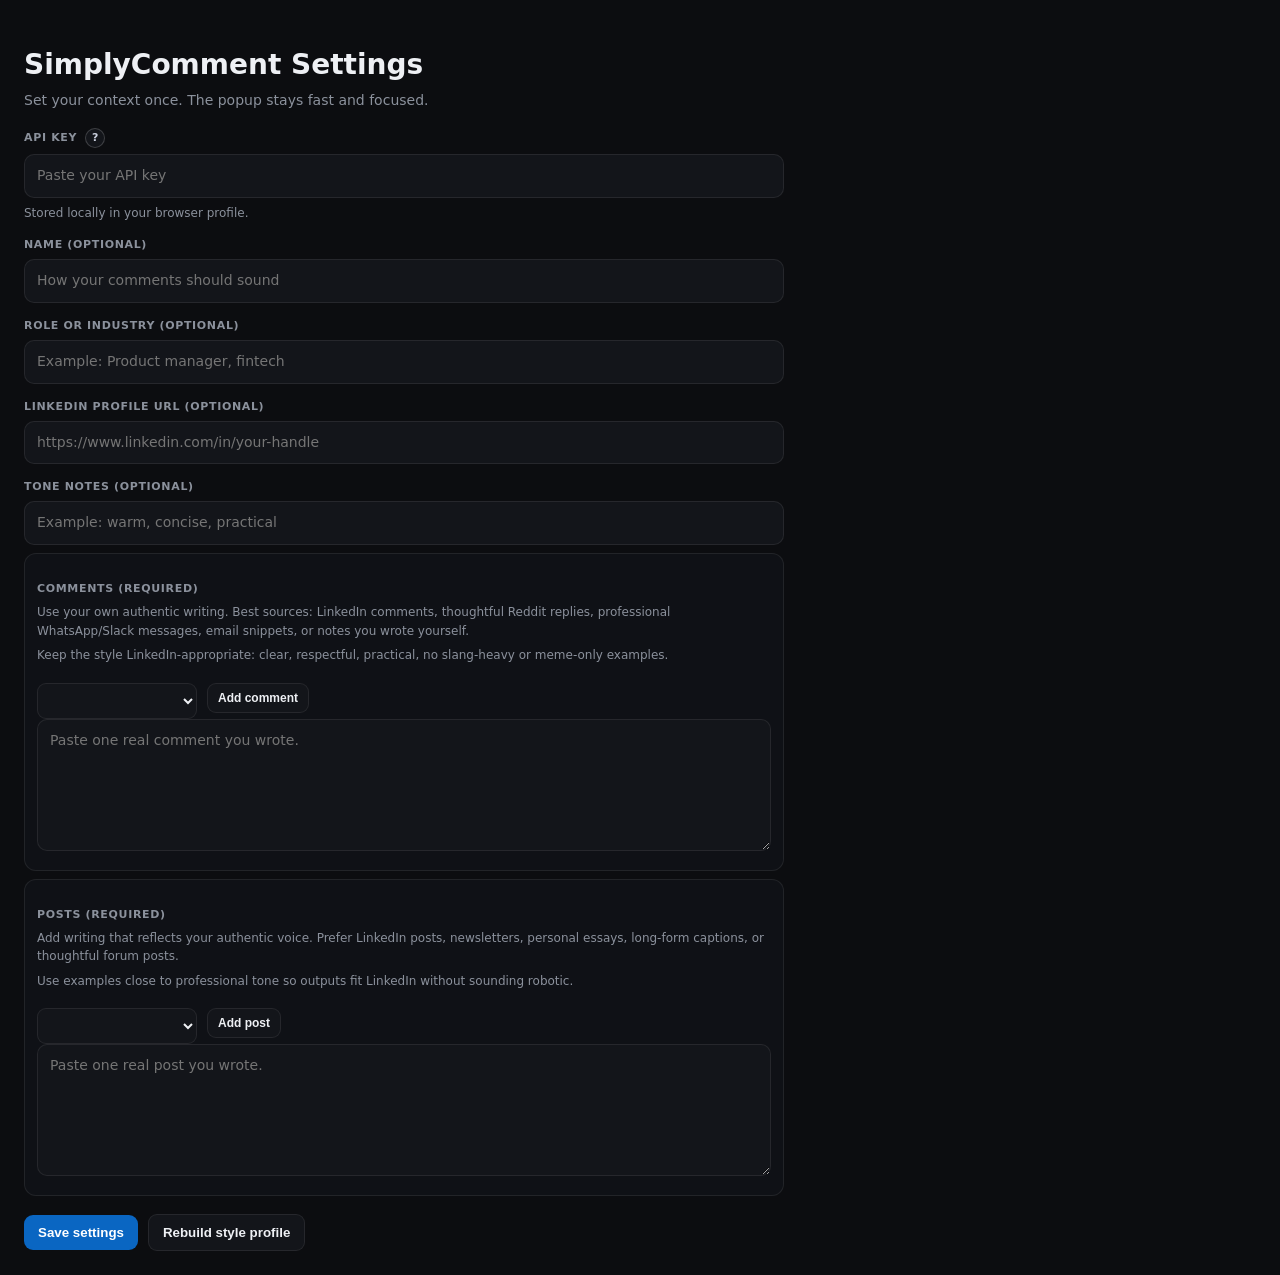
<file: settings.html>
<!DOCTYPE html>
<html lang="en">
<head>
  <meta charset="utf-8" />
  <meta name="viewport" content="width=device-width, initial-scale=1" />
  <title>SimplyComment Settings</title>
  <style>
    body {
      margin: 0;
      max-width: 760px;
      padding: 24px;
      background: #0c0d10;
      color: #eef0f4;
      font: 14px/1.55 system-ui, -apple-system, "Segoe UI", sans-serif;
    }
    h1 { margin-bottom: 4px; }
    p { color: #8b919c; margin: 0 0 16px; }
    label {
      display: block;
      margin: 14px 0 6px;
      font-size: 11px;
      font-weight: 700;
      letter-spacing: .06em;
      text-transform: uppercase;
      color: #8b919c;
    }
    input, textarea {
      width: 100%;
      padding: 10px 12px;
      border-radius: 10px;
      border: 1px solid rgba(255,255,255,0.08);
      background: #13151a;
      color: #eef0f4;
      font: inherit;
      box-sizing: border-box;
      outline: none;
    }
    textarea { min-height: 132px; resize: vertical; }
    input:focus, textarea:focus { border-color: #0a66c2; box-shadow: 0 0 0 1px rgba(10,102,194,.25); }
    .row { display: flex; gap: 10px; align-items: center; margin-top: 18px; }
    .row.wrap { flex-wrap: wrap; align-items: flex-start; }
    button {
      border: none;
      border-radius: 9px;
      background: #0a66c2;
      color: #fff;
      padding: 10px 14px;
      font-weight: 700;
      cursor: pointer;
    }
    button:hover { background: #004182; }
    button.secondary {
      background: #13151a;
      border: 1px solid rgba(255,255,255,0.08);
      color: #eef0f4;
    }
    button.secondary:hover { background: #1a1d24; border-color: rgba(255,255,255,0.16); }
    button.tiny { padding: 7px 10px; font-size: 12px; }
    .field-note {
      margin-top: 6px;
      color: #8b919c;
      font-size: 12px;
    }
    .label-row {
      display: flex;
      align-items: center;
      gap: 8px;
      margin-top: 14px;
      margin-bottom: 6px;
    }
    .label-row label { margin: 0; }
    .help-bubble {
      width: 18px;
      height: 18px;
      border-radius: 999px;
      border: 1px solid rgba(255,255,255,0.18);
      color: #c7ccda;
      font-size: 11px;
      font-weight: 700;
      display: inline-flex;
      align-items: center;
      justify-content: center;
      cursor: help;
      user-select: none;
      background: #13151a;
    }
    .help-bubble:hover { border-color: rgba(255,255,255,0.35); color: #eef0f4; }
    .help-title {
      margin-top: 8px;
      margin-bottom: 4px;
      color: #d7dbea;
      font-size: 12px;
      font-weight: 700;
    }
    .help-panel {
      margin-top: 8px;
      border: 1px solid rgba(255,255,255,0.1);
      border-radius: 10px;
      padding: 10px;
      background: #10131a;
      display: none;
    }
    .help-panel.open { display: block; }
    .help-row {
      display: flex;
      gap: 8px;
      flex-wrap: wrap;
      margin-top: 8px;
    }
    .help-link {
      text-decoration: none;
      border: 1px solid rgba(255,255,255,0.12);
      background: #13151a;
      color: #eef0f4;
      border-radius: 9px;
      padding: 7px 10px;
      font-size: 12px;
    }
    .help-link:hover { border-color: rgba(255,255,255,0.25); }
    .select-inline {
      min-width: 160px;
      width: auto;
      max-width: 220px;
      padding: 8px 10px;
      border-radius: 9px;
      border: 1px solid rgba(255,255,255,0.08);
      background: #13151a;
      color: #eef0f4;
      font: inherit;
    }
    .collection-card {
      border: 1px solid rgba(255,255,255,0.08);
      border-radius: 12px;
      padding: 12px;
      margin-top: 8px;
      background: #0f1116;
    }
    #status { color: #5ecf9a; min-height: 20px; }
  </style>
</head>
<body>
  <h1>SimplyComment Settings</h1>
  <p>Set your context once. The popup stays fast and focused.</p>

  <div class="label-row">
    <label for="apiKey">API key</label>
    <span
      id="apiHelpToggle"
      class="help-bubble"
      title="How do I get an API key?"
    >?</span>
  </div>
  <input id="apiKey" type="password" placeholder="Paste your API key" autocomplete="off" />
  <div class="field-note">Stored locally in your browser profile.</div>
  <div id="apiHelpPanel" class="help-panel" aria-hidden="true">
    <div class="help-title">How do I get an API key?</div>
    <div class="field-note">1) Pick a provider. 2) Create an account. 3) Generate an API key. 4) Add billing if required. 5) Paste the key above.</div>
    <div class="help-row">
      <a class="help-link" target="_blank" rel="noreferrer" href="https://platform.openai.com/docs/quickstart">OpenAI guide</a>
      <a class="help-link" target="_blank" rel="noreferrer" href="https://ai.google.dev/gemini-api/docs/api-key">Gemini guide</a>
      <a class="help-link" target="_blank" rel="noreferrer" href="https://docs.anthropic.com/en/api/getting-started">Claude guide</a>
    </div>
  </div>

  <label for="profileName">Name (optional)</label>
  <input id="profileName" type="text" placeholder="How your comments should sound" />

  <label for="profileRole">Role or industry (optional)</label>
  <input id="profileRole" type="text" placeholder="Example: Product manager, fintech" />

  <label for="linkedinUrl">LinkedIn profile URL (optional)</label>
  <input id="linkedinUrl" type="url" placeholder="https://www.linkedin.com/in/your-handle" />

  <label for="profileTone">Tone notes (optional)</label>
  <input id="profileTone" type="text" placeholder="Example: warm, concise, practical" />

  <div class="collection-card">
    <div class="label-row">
      <label for="commentSelect">Comments (required)</label>
    </div>
    <div class="field-note">Use your own authentic writing. Best sources: LinkedIn comments, thoughtful Reddit replies, professional WhatsApp/Slack messages, email snippets, or notes you wrote yourself.</div>
    <div class="field-note">Keep the style LinkedIn-appropriate: clear, respectful, practical, no slang-heavy or meme-only examples.</div>
    <div class="row wrap">
      <select id="commentSelect" class="select-inline"></select>
      <button id="addComment" class="secondary tiny" type="button">Add comment</button>
    </div>
    <textarea id="commentText" placeholder="Paste one real comment you wrote."></textarea>
  </div>

  <div class="collection-card">
    <div class="label-row">
      <label for="postSelect">Posts (required)</label>
    </div>
    <div class="field-note">Add writing that reflects your authentic voice. Prefer LinkedIn posts, newsletters, personal essays, long-form captions, or thoughtful forum posts.</div>
    <div class="field-note">Use examples close to professional tone so outputs fit LinkedIn without sounding robotic.</div>
    <div class="row wrap">
      <select id="postSelect" class="select-inline"></select>
      <button id="addPost" class="secondary tiny" type="button">Add post</button>
    </div>
    <textarea id="postText" placeholder="Paste one real post you wrote."></textarea>
  </div>

  <div class="row">
    <button id="save">Save settings</button>
    <button id="rebuildStyle" class="secondary" type="button">Rebuild style profile</button>
    <div id="status"></div>
  </div>

  <script src="settings.js"></script>
</body>
</html>
</file>
